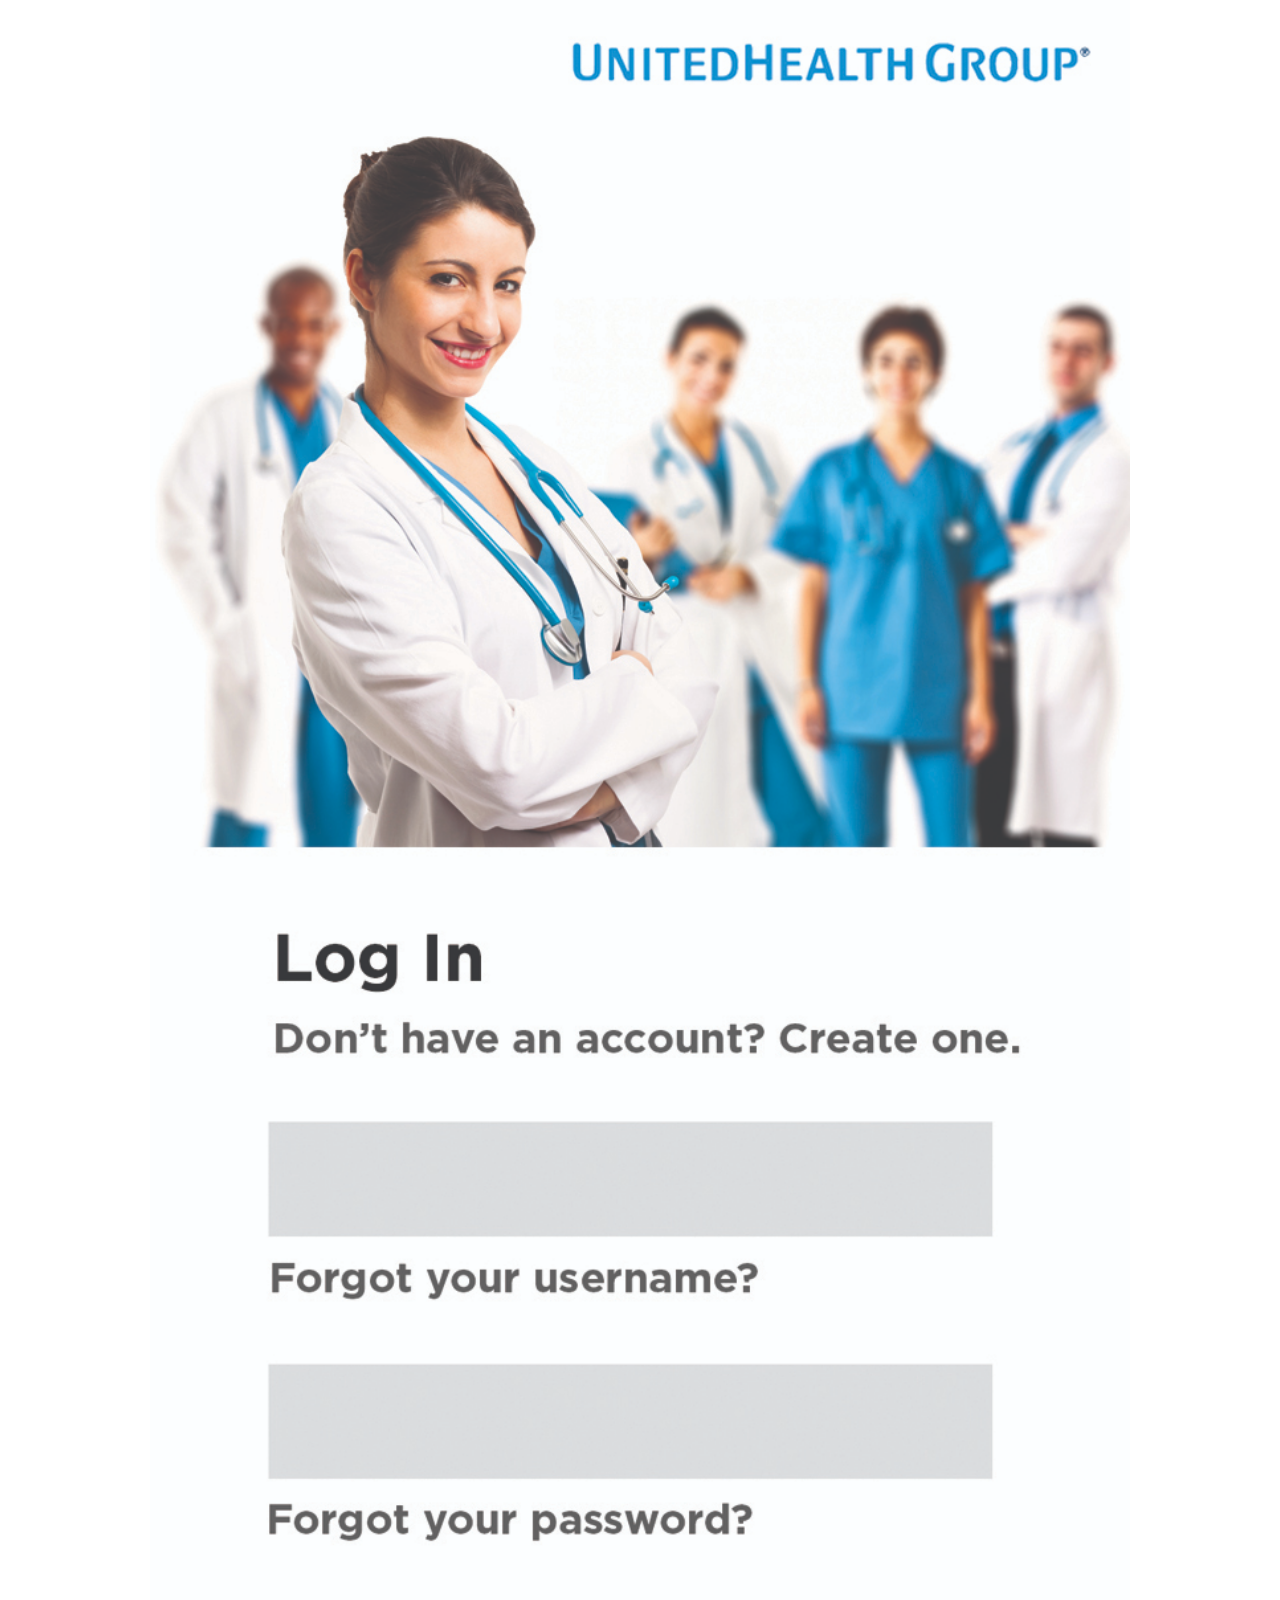
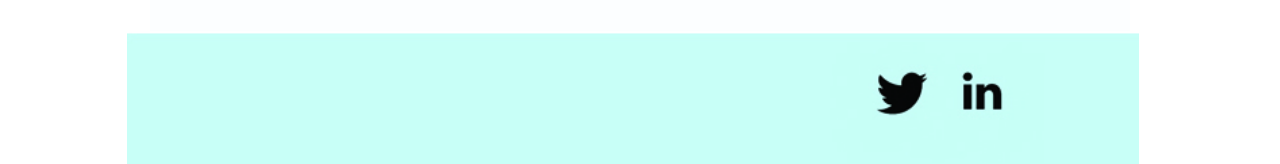
<file: index.html>
<!DOCTYPE html>
<html class="nojs html css_verticalspacer" lang="en-US">
 <head>

  <meta http-equiv="Content-type" content="text/html;charset=UTF-8"/>
  <meta name="generator" content="2017.0.2.363"/>
  <meta name="viewport" content="width=device-width, initial-scale=1.0"/>
  
  <script type="text/javascript">
   // Update the 'nojs'/'js' class on the html node
document.documentElement.className = document.documentElement.className.replace(/\bnojs\b/g, 'js');

// Check that all required assets are uploaded and up-to-date
if(typeof Muse == "undefined") window.Muse = {}; window.Muse.assets = {"required":["museutils.js", "museconfig.js", "jquery.watch.js", "require.js", "index.css"], "outOfDate":[]};
</script>
  
  <title>Login</title>
  <!-- CSS -->
  <link rel="stylesheet" type="text/css" href="css/site_global.css?crc=443350757"/>
  <link rel="stylesheet" type="text/css" href="css/master_a-master.css?crc=254264343"/>
  <link rel="stylesheet" type="text/css" href="css/index.css?crc=137921605" id="pagesheet"/>
   </head>
 <body>

  <div class="clearfix borderbox" id="page"><!-- group -->
   <div class="clearfix grpelem" id="pu298"><!-- group -->
    <a class="nonblock nontext clip_frame grpelem" id="u298" href="home.html"><!-- image --><img class="block" id="u298_img" src="images/uhlogomobile.jpg?crc=3820557520" alt="" data-image-width="378" data-image-height="65"/></a>
    <a class="nonblock nontext clip_frame grpelem" id="u204" href="home.html"><!-- image --><img class="block" id="u204_img" src="images/mobileloginpage.jpg?crc=3958707138" alt="" data-image-width="980" data-image-height="1643"/></a>
    <div class="clip_frame grpelem" id="u322"><!-- image -->
     <img class="block" id="u322_img" src="images/uhlogomobile.jpg?crc=3820557520" alt="" data-image-width="570" data-image-height="98"/>
    </div>
   </div>
   <div class="verticalspacer" data-offset-top="1631" data-content-above-spacer="1631" data-content-below-spacer="96"></div>
   <div class="clip_frame grpelem" id="u194"><!-- image -->
    <img class="block" id="u194_img" src="images/mobilefooter.jpg?crc=4071703760" alt="" data-image-width="1012" data-image-height="131"/>
   </div>
  </div>
  <!-- Other scripts -->
  <script type="text/javascript">
   window.Muse.assets.check=function(d){if(!window.Muse.assets.checked){window.Muse.assets.checked=!0;var b={},c=function(a,b){if(window.getComputedStyle){var c=window.getComputedStyle(a,null);return c&&c.getPropertyValue(b)||c&&c[b]||""}if(document.documentElement.currentStyle)return(c=a.currentStyle)&&c[b]||a.style&&a.style[b]||"";return""},a=function(a){if(a.match(/^rgb/))return a=a.replace(/\s+/g,"").match(/([\d\,]+)/gi)[0].split(","),(parseInt(a[0])<<16)+(parseInt(a[1])<<8)+parseInt(a[2]);if(a.match(/^\#/))return parseInt(a.substr(1),
16);return 0},g=function(g){for(var f=document.getElementsByTagName("link"),h=0;h<f.length;h++)if("text/css"==f[h].type){var i=(f[h].href||"").match(/\/?css\/([\w\-]+\.css)\?crc=(\d+)/);if(!i||!i[1]||!i[2])break;b[i[1]]=i[2]}f=document.createElement("div");f.className="version";f.style.cssText="display:none; width:1px; height:1px;";document.getElementsByTagName("body")[0].appendChild(f);for(h=0;h<Muse.assets.required.length;){var i=Muse.assets.required[h],l=i.match(/([\w\-\.]+)\.(\w+)$/),k=l&&l[1]?
l[1]:null,l=l&&l[2]?l[2]:null;switch(l.toLowerCase()){case "css":k=k.replace(/\W/gi,"_").replace(/^([^a-z])/gi,"_$1");f.className+=" "+k;k=a(c(f,"color"));l=a(c(f,"backgroundColor"));k!=0||l!=0?(Muse.assets.required.splice(h,1),"undefined"!=typeof b[i]&&(k!=b[i]>>>24||l!=(b[i]&16777215))&&Muse.assets.outOfDate.push(i)):h++;f.className="version";break;case "js":h++;break;default:throw Error("Unsupported file type: "+l);}}d?d().jquery!="1.8.3"&&Muse.assets.outOfDate.push("jquery-1.8.3.min.js"):Muse.assets.required.push("jquery-1.8.3.min.js");
f.parentNode.removeChild(f);if(Muse.assets.outOfDate.length||Muse.assets.required.length)f="Some files on the server may be missing or incorrect. Clear browser cache and try again. If the problem persists please contact website author.",g&&Muse.assets.outOfDate.length&&(f+="\nOut of date: "+Muse.assets.outOfDate.join(",")),g&&Muse.assets.required.length&&(f+="\nMissing: "+Muse.assets.required.join(",")),alert(f)};location&&location.search&&location.search.match&&location.search.match(/muse_debug/gi)?setTimeout(function(){g(!0)},5E3):g()}};
var muse_init=function(){require.config({baseUrl:""});require(["jquery","museutils","whatinput","jquery.watch"],function(d){var $ = d;$(document).ready(function(){try{
window.Muse.assets.check($);/* body */
Muse.Utils.transformMarkupToFixBrowserProblemsPreInit();/* body */
Muse.Utils.prepHyperlinks(true);/* body */
Muse.Utils.fullPage('#page');/* 100% height page */
Muse.Utils.showWidgetsWhenReady();/* body */
Muse.Utils.transformMarkupToFixBrowserProblems();/* body */
}catch(b){if(b&&"function"==typeof b.notify?b.notify():Muse.Assert.fail("Error calling selector function: "+b),false)throw b;}})})};

</script>
  <!-- RequireJS script -->
  <script src="scripts/require.js?crc=4234670167" type="text/javascript" async data-main="scripts/museconfig.js?crc=4152223963" onload="if (requirejs) requirejs.onError = function(requireType, requireModule) { if (requireType && requireType.toString && requireType.toString().indexOf && 0 <= requireType.toString().indexOf('#scripterror')) window.Muse.assets.check(); }" onerror="window.Muse.assets.check();"></script>
   </body>
</html>
</file>
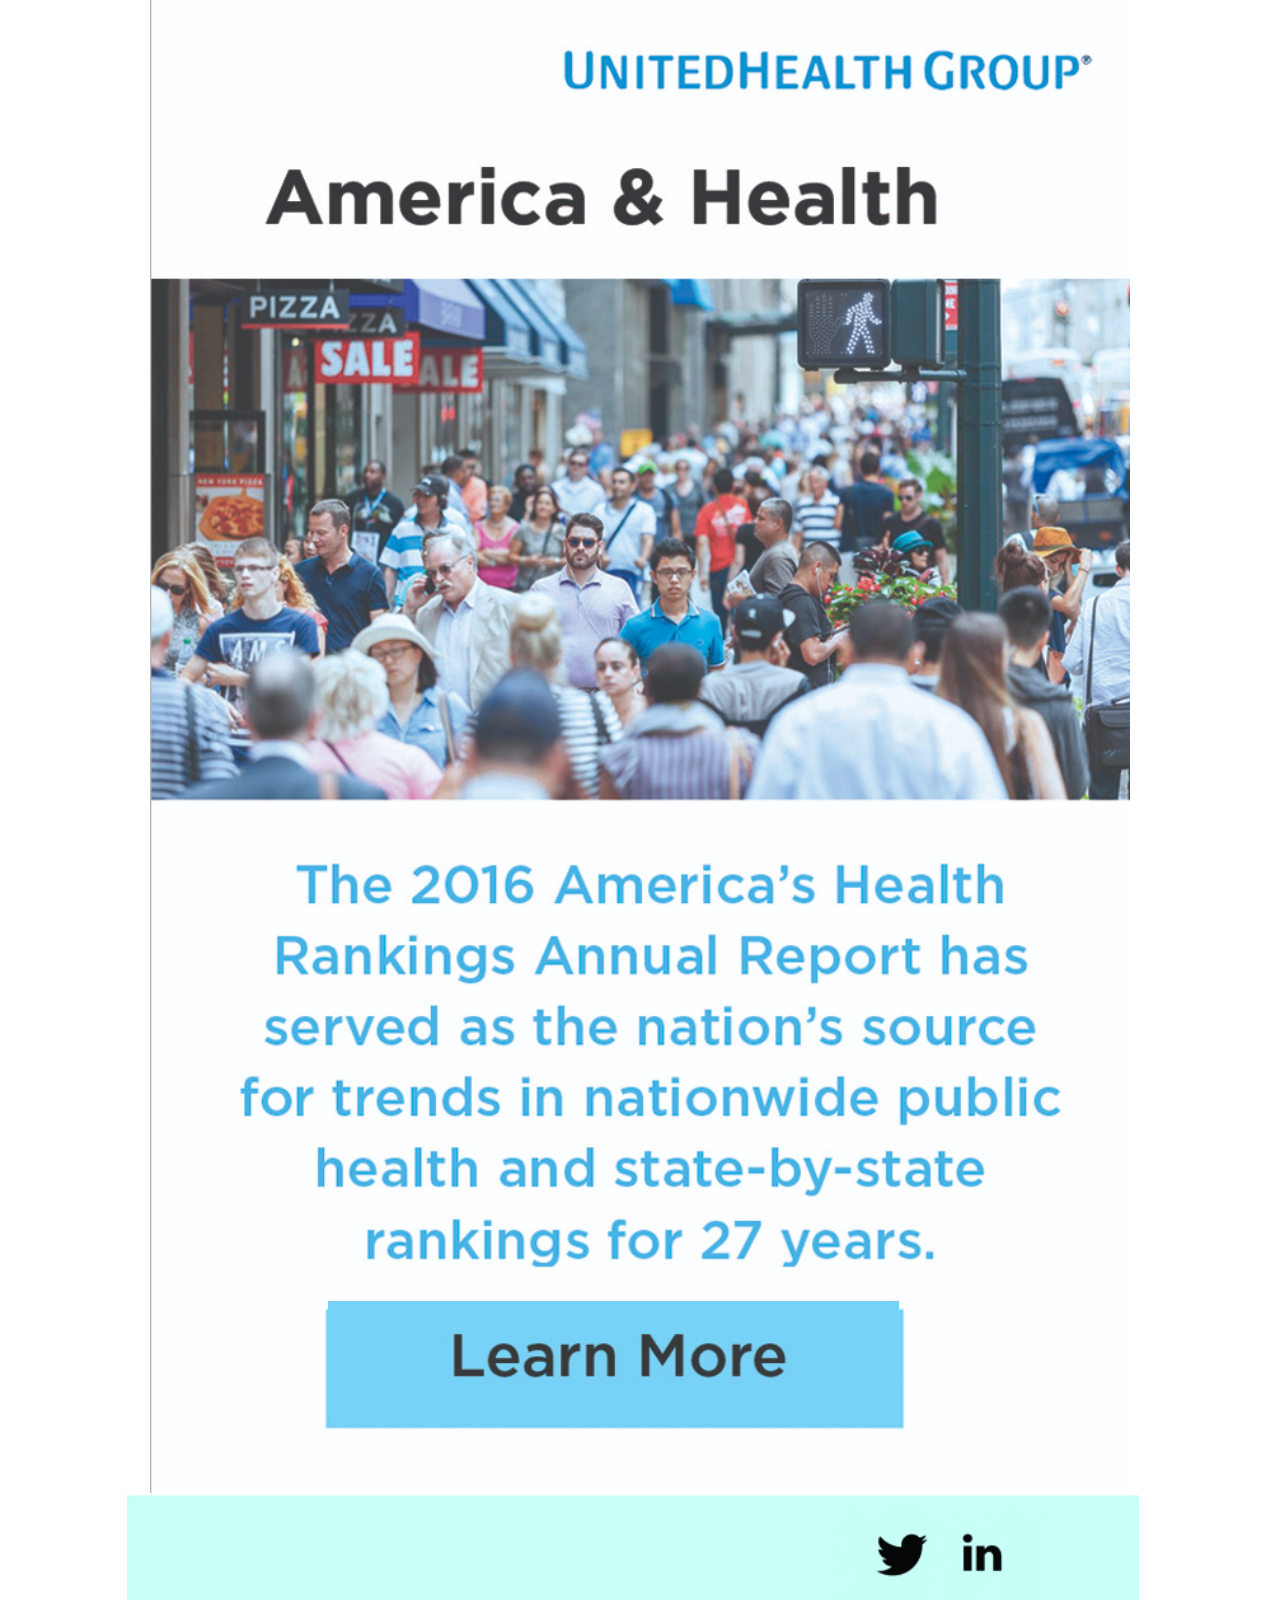
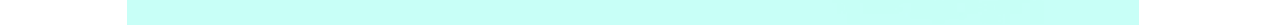
<file: america---health.html>
<!DOCTYPE html>
<html class="nojs html css_verticalspacer" lang="en-US">
 <head>

  <meta http-equiv="Content-type" content="text/html;charset=UTF-8"/>
  <meta name="generator" content="2017.0.2.363"/>
  <meta name="viewport" content="width=device-width, initial-scale=1.0"/>
  
  <script type="text/javascript">
   // Update the 'nojs'/'js' class on the html node
document.documentElement.className = document.documentElement.className.replace(/\bnojs\b/g, 'js');

// Check that all required assets are uploaded and up-to-date
if(typeof Muse == "undefined") window.Muse = {}; window.Muse.assets = {"required":["museutils.js", "museconfig.js", "jquery.watch.js", "require.js", "america---health.css"], "outOfDate":[]};
</script>
  
  <title>America &amp; Health</title>
  <!-- CSS -->
  <link rel="stylesheet" type="text/css" href="css/site_global.css?crc=443350757"/>
  <link rel="stylesheet" type="text/css" href="css/master_a-master.css?crc=254264343"/>
  <link rel="stylesheet" type="text/css" href="css/america---health.css?crc=4229939538" id="pagesheet"/>
   </head>
 <body>

  <div class="clearfix borderbox" id="page"><!-- group -->
   <div class="clearfix grpelem" id="pu298"><!-- group -->
    <a class="nonblock nontext clip_frame grpelem" id="u298" href="home.html"><!-- image --><img class="block" id="u298_img" src="images/uhlogomobile.jpg?crc=3820557520" alt="" data-image-width="378" data-image-height="65"/></a>
    <div class="clip_frame grpelem" id="u264"><!-- image -->
     <img class="block" id="u264_img" src="images/americaandhealthmobile.jpg?crc=4027727262" alt="" data-image-width="980" data-image-height="1494"/>
    </div>
    <div class="clip_frame grpelem" id="u291"><!-- image -->
     <img class="block" id="u291_img" src="images/learnmorebuttonmobile.jpg?crc=141742550" alt="" data-image-width="571" data-image-height="111"/>
    </div>
    <div class="clip_frame grpelem" id="u315"><!-- image -->
     <img class="block" id="u315_img" src="images/uhlogomobile.jpg?crc=3820557520" alt="" data-image-width="581" data-image-height="100"/>
    </div>
   </div>
   <div class="verticalspacer" data-offset-top="1493" data-content-above-spacer="1492" data-content-below-spacer="96"></div>
   <div class="clip_frame grpelem" id="u194"><!-- image -->
    <img class="block" id="u194_img" src="images/mobilefooter.jpg?crc=4071703760" alt="" data-image-width="1012" data-image-height="131"/>
   </div>
  </div>
  <!-- Other scripts -->
  <script type="text/javascript">
   window.Muse.assets.check=function(d){if(!window.Muse.assets.checked){window.Muse.assets.checked=!0;var b={},c=function(a,b){if(window.getComputedStyle){var c=window.getComputedStyle(a,null);return c&&c.getPropertyValue(b)||c&&c[b]||""}if(document.documentElement.currentStyle)return(c=a.currentStyle)&&c[b]||a.style&&a.style[b]||"";return""},a=function(a){if(a.match(/^rgb/))return a=a.replace(/\s+/g,"").match(/([\d\,]+)/gi)[0].split(","),(parseInt(a[0])<<16)+(parseInt(a[1])<<8)+parseInt(a[2]);if(a.match(/^\#/))return parseInt(a.substr(1),
16);return 0},g=function(g){for(var f=document.getElementsByTagName("link"),h=0;h<f.length;h++)if("text/css"==f[h].type){var i=(f[h].href||"").match(/\/?css\/([\w\-]+\.css)\?crc=(\d+)/);if(!i||!i[1]||!i[2])break;b[i[1]]=i[2]}f=document.createElement("div");f.className="version";f.style.cssText="display:none; width:1px; height:1px;";document.getElementsByTagName("body")[0].appendChild(f);for(h=0;h<Muse.assets.required.length;){var i=Muse.assets.required[h],l=i.match(/([\w\-\.]+)\.(\w+)$/),k=l&&l[1]?
l[1]:null,l=l&&l[2]?l[2]:null;switch(l.toLowerCase()){case "css":k=k.replace(/\W/gi,"_").replace(/^([^a-z])/gi,"_$1");f.className+=" "+k;k=a(c(f,"color"));l=a(c(f,"backgroundColor"));k!=0||l!=0?(Muse.assets.required.splice(h,1),"undefined"!=typeof b[i]&&(k!=b[i]>>>24||l!=(b[i]&16777215))&&Muse.assets.outOfDate.push(i)):h++;f.className="version";break;case "js":h++;break;default:throw Error("Unsupported file type: "+l);}}d?d().jquery!="1.8.3"&&Muse.assets.outOfDate.push("jquery-1.8.3.min.js"):Muse.assets.required.push("jquery-1.8.3.min.js");
f.parentNode.removeChild(f);if(Muse.assets.outOfDate.length||Muse.assets.required.length)f="Some files on the server may be missing or incorrect. Clear browser cache and try again. If the problem persists please contact website author.",g&&Muse.assets.outOfDate.length&&(f+="\nOut of date: "+Muse.assets.outOfDate.join(",")),g&&Muse.assets.required.length&&(f+="\nMissing: "+Muse.assets.required.join(",")),alert(f)};location&&location.search&&location.search.match&&location.search.match(/muse_debug/gi)?setTimeout(function(){g(!0)},5E3):g()}};
var muse_init=function(){require.config({baseUrl:""});require(["jquery","museutils","whatinput","jquery.watch"],function(d){var $ = d;$(document).ready(function(){try{
window.Muse.assets.check($);/* body */
Muse.Utils.transformMarkupToFixBrowserProblemsPreInit();/* body */
Muse.Utils.prepHyperlinks(true);/* body */
Muse.Utils.fullPage('#page');/* 100% height page */
Muse.Utils.showWidgetsWhenReady();/* body */
Muse.Utils.transformMarkupToFixBrowserProblems();/* body */
}catch(b){if(b&&"function"==typeof b.notify?b.notify():Muse.Assert.fail("Error calling selector function: "+b),false)throw b;}})})};

</script>
  <!-- RequireJS script -->
  <script src="scripts/require.js?crc=4234670167" type="text/javascript" async data-main="scripts/museconfig.js?crc=4152223963" onload="if (requirejs) requirejs.onError = function(requireType, requireModule) { if (requireType && requireType.toString && requireType.toString().indexOf && 0 <= requireType.toString().indexOf('#scripterror')) window.Muse.assets.check(); }" onerror="window.Muse.assets.check();"></script>
   </body>
</html>
</file>
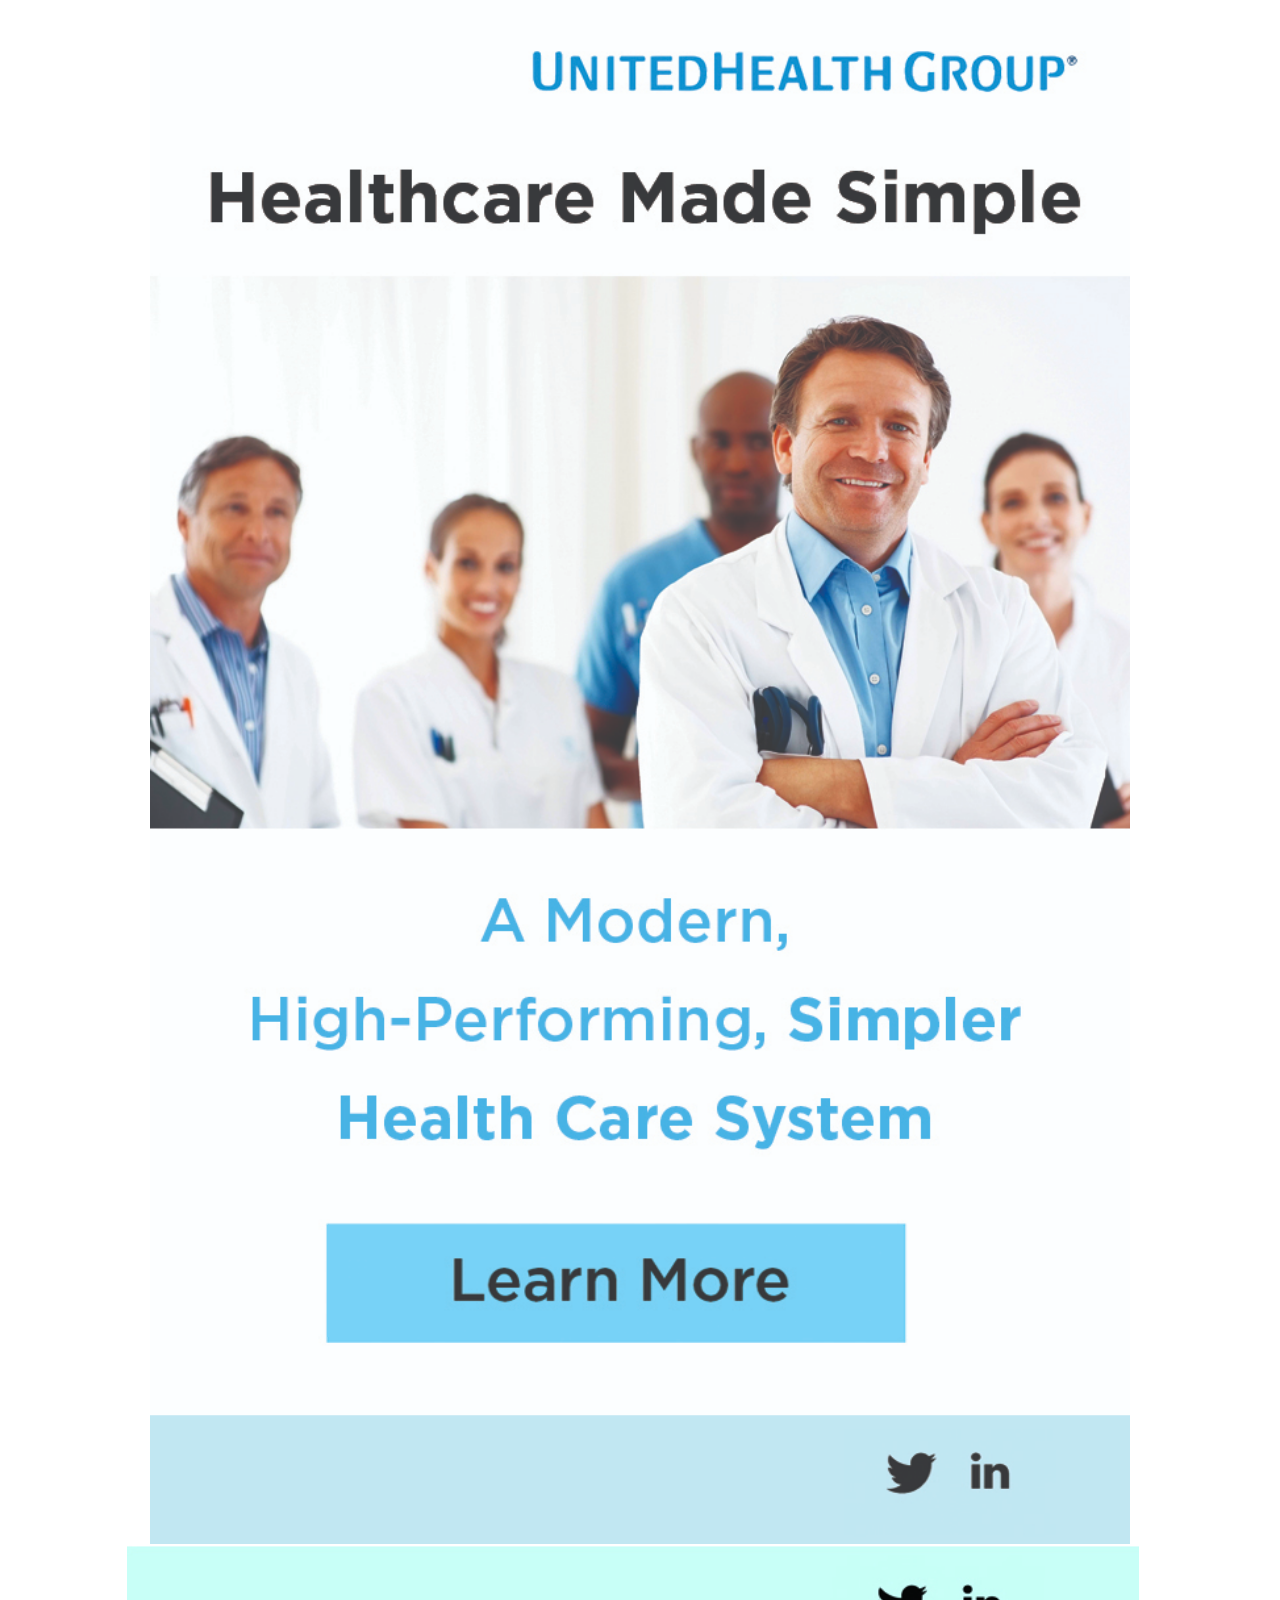
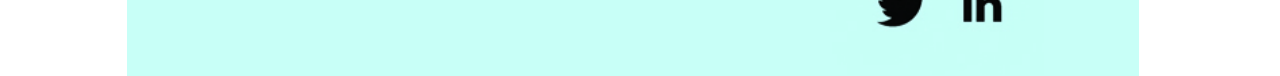
<file: healthcare-made-simple.html>
<!DOCTYPE html>
<html class="nojs html css_verticalspacer" lang="en-US">
 <head>

  <meta http-equiv="Content-type" content="text/html;charset=UTF-8"/>
  <meta name="generator" content="2017.0.2.363"/>
  <meta name="viewport" content="width=device-width, initial-scale=1.0"/>
  
  <script type="text/javascript">
   // Update the 'nojs'/'js' class on the html node
document.documentElement.className = document.documentElement.className.replace(/\bnojs\b/g, 'js');

// Check that all required assets are uploaded and up-to-date
if(typeof Muse == "undefined") window.Muse = {}; window.Muse.assets = {"required":["museutils.js", "museconfig.js", "jquery.watch.js", "require.js", "healthcare-made-simple.css"], "outOfDate":[]};
</script>
  
  <title>Healthcare Made Simple</title>
  <!-- CSS -->
  <link rel="stylesheet" type="text/css" href="css/site_global.css?crc=443350757"/>
  <link rel="stylesheet" type="text/css" href="css/master_a-master.css?crc=254264343"/>
  <link rel="stylesheet" type="text/css" href="css/healthcare-made-simple.css?crc=65804039" id="pagesheet"/>
   </head>
 <body>

  <div class="clearfix borderbox" id="page"><!-- group -->
   <div class="clearfix grpelem" id="pu298"><!-- group -->
    <a class="nonblock nontext clip_frame grpelem" id="u298" href="home.html"><!-- image --><img class="block" id="u298_img" src="images/uhlogomobile.jpg?crc=3820557520" alt="" data-image-width="378" data-image-height="65"/></a>
    <div class="clip_frame grpelem" id="u254"><!-- image -->
     <img class="block" id="u254_img" src="images/healthcaremadesimplemobile%20(2).jpg?crc=203686203" alt="" data-image-width="980" data-image-height="1556"/>
    </div>
    <div class="clip_frame grpelem" id="u284"><!-- image -->
     <img class="block" id="u284_img" src="images/learnmorebuttonmobile.jpg?crc=141742550" alt="" data-image-width="576" data-image-height="112"/>
    </div>
   </div>
   <div class="verticalspacer" data-offset-top="1544" data-content-above-spacer="1544" data-content-below-spacer="96"></div>
   <div class="clip_frame grpelem" id="u194"><!-- image -->
    <img class="block" id="u194_img" src="images/mobilefooter.jpg?crc=4071703760" alt="" data-image-width="1012" data-image-height="131"/>
   </div>
  </div>
  <!-- Other scripts -->
  <script type="text/javascript">
   window.Muse.assets.check=function(d){if(!window.Muse.assets.checked){window.Muse.assets.checked=!0;var b={},c=function(a,b){if(window.getComputedStyle){var c=window.getComputedStyle(a,null);return c&&c.getPropertyValue(b)||c&&c[b]||""}if(document.documentElement.currentStyle)return(c=a.currentStyle)&&c[b]||a.style&&a.style[b]||"";return""},a=function(a){if(a.match(/^rgb/))return a=a.replace(/\s+/g,"").match(/([\d\,]+)/gi)[0].split(","),(parseInt(a[0])<<16)+(parseInt(a[1])<<8)+parseInt(a[2]);if(a.match(/^\#/))return parseInt(a.substr(1),
16);return 0},g=function(g){for(var f=document.getElementsByTagName("link"),h=0;h<f.length;h++)if("text/css"==f[h].type){var i=(f[h].href||"").match(/\/?css\/([\w\-]+\.css)\?crc=(\d+)/);if(!i||!i[1]||!i[2])break;b[i[1]]=i[2]}f=document.createElement("div");f.className="version";f.style.cssText="display:none; width:1px; height:1px;";document.getElementsByTagName("body")[0].appendChild(f);for(h=0;h<Muse.assets.required.length;){var i=Muse.assets.required[h],l=i.match(/([\w\-\.]+)\.(\w+)$/),k=l&&l[1]?
l[1]:null,l=l&&l[2]?l[2]:null;switch(l.toLowerCase()){case "css":k=k.replace(/\W/gi,"_").replace(/^([^a-z])/gi,"_$1");f.className+=" "+k;k=a(c(f,"color"));l=a(c(f,"backgroundColor"));k!=0||l!=0?(Muse.assets.required.splice(h,1),"undefined"!=typeof b[i]&&(k!=b[i]>>>24||l!=(b[i]&16777215))&&Muse.assets.outOfDate.push(i)):h++;f.className="version";break;case "js":h++;break;default:throw Error("Unsupported file type: "+l);}}d?d().jquery!="1.8.3"&&Muse.assets.outOfDate.push("jquery-1.8.3.min.js"):Muse.assets.required.push("jquery-1.8.3.min.js");
f.parentNode.removeChild(f);if(Muse.assets.outOfDate.length||Muse.assets.required.length)f="Some files on the server may be missing or incorrect. Clear browser cache and try again. If the problem persists please contact website author.",g&&Muse.assets.outOfDate.length&&(f+="\nOut of date: "+Muse.assets.outOfDate.join(",")),g&&Muse.assets.required.length&&(f+="\nMissing: "+Muse.assets.required.join(",")),alert(f)};location&&location.search&&location.search.match&&location.search.match(/muse_debug/gi)?setTimeout(function(){g(!0)},5E3):g()}};
var muse_init=function(){require.config({baseUrl:""});require(["jquery","museutils","whatinput","jquery.watch"],function(d){var $ = d;$(document).ready(function(){try{
window.Muse.assets.check($);/* body */
Muse.Utils.transformMarkupToFixBrowserProblemsPreInit();/* body */
Muse.Utils.prepHyperlinks(true);/* body */
Muse.Utils.fullPage('#page');/* 100% height page */
Muse.Utils.showWidgetsWhenReady();/* body */
Muse.Utils.transformMarkupToFixBrowserProblems();/* body */
}catch(b){if(b&&"function"==typeof b.notify?b.notify():Muse.Assert.fail("Error calling selector function: "+b),false)throw b;}})})};

</script>
  <!-- RequireJS script -->
  <script src="scripts/require.js?crc=4234670167" type="text/javascript" async data-main="scripts/museconfig.js?crc=4152223963" onload="if (requirejs) requirejs.onError = function(requireType, requireModule) { if (requireType && requireType.toString && requireType.toString().indexOf && 0 <= requireType.toString().indexOf('#scripterror')) window.Muse.assets.check(); }" onerror="window.Muse.assets.check();"></script>
   </body>
</html>
</file>
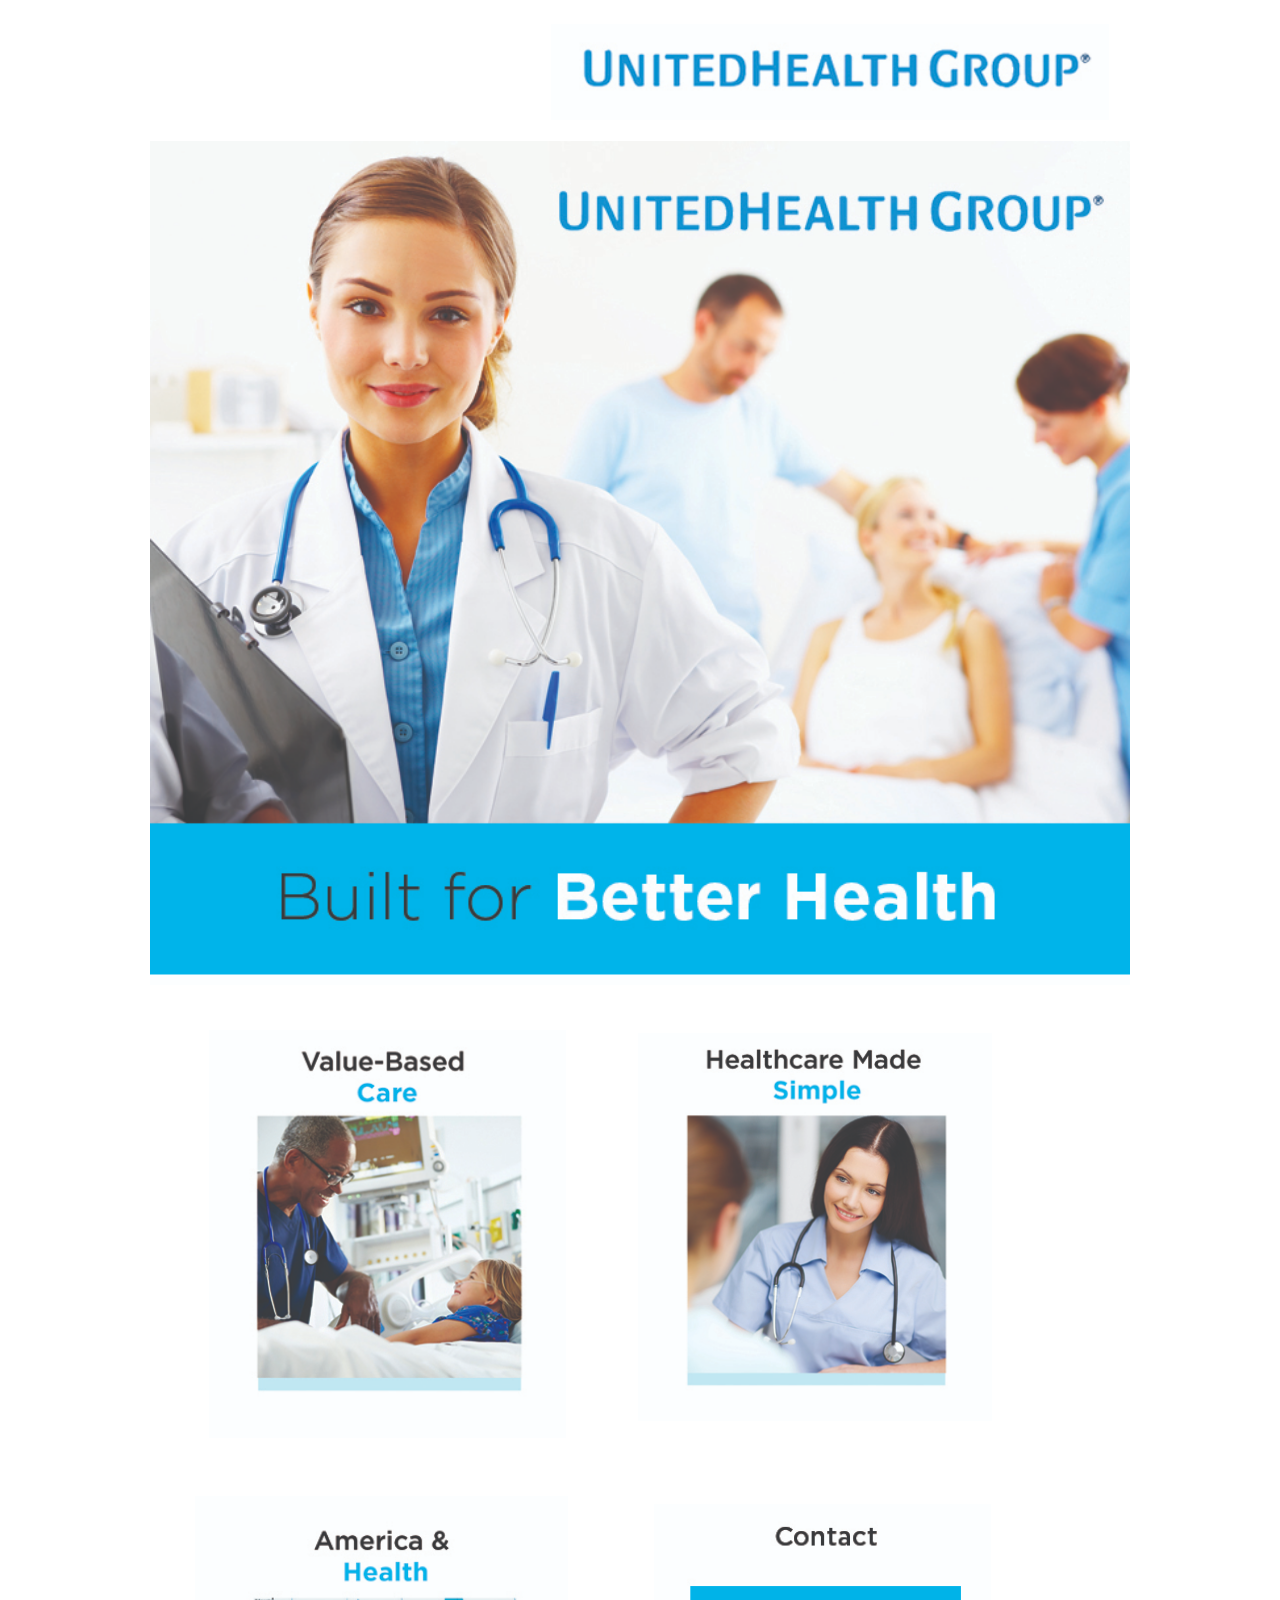
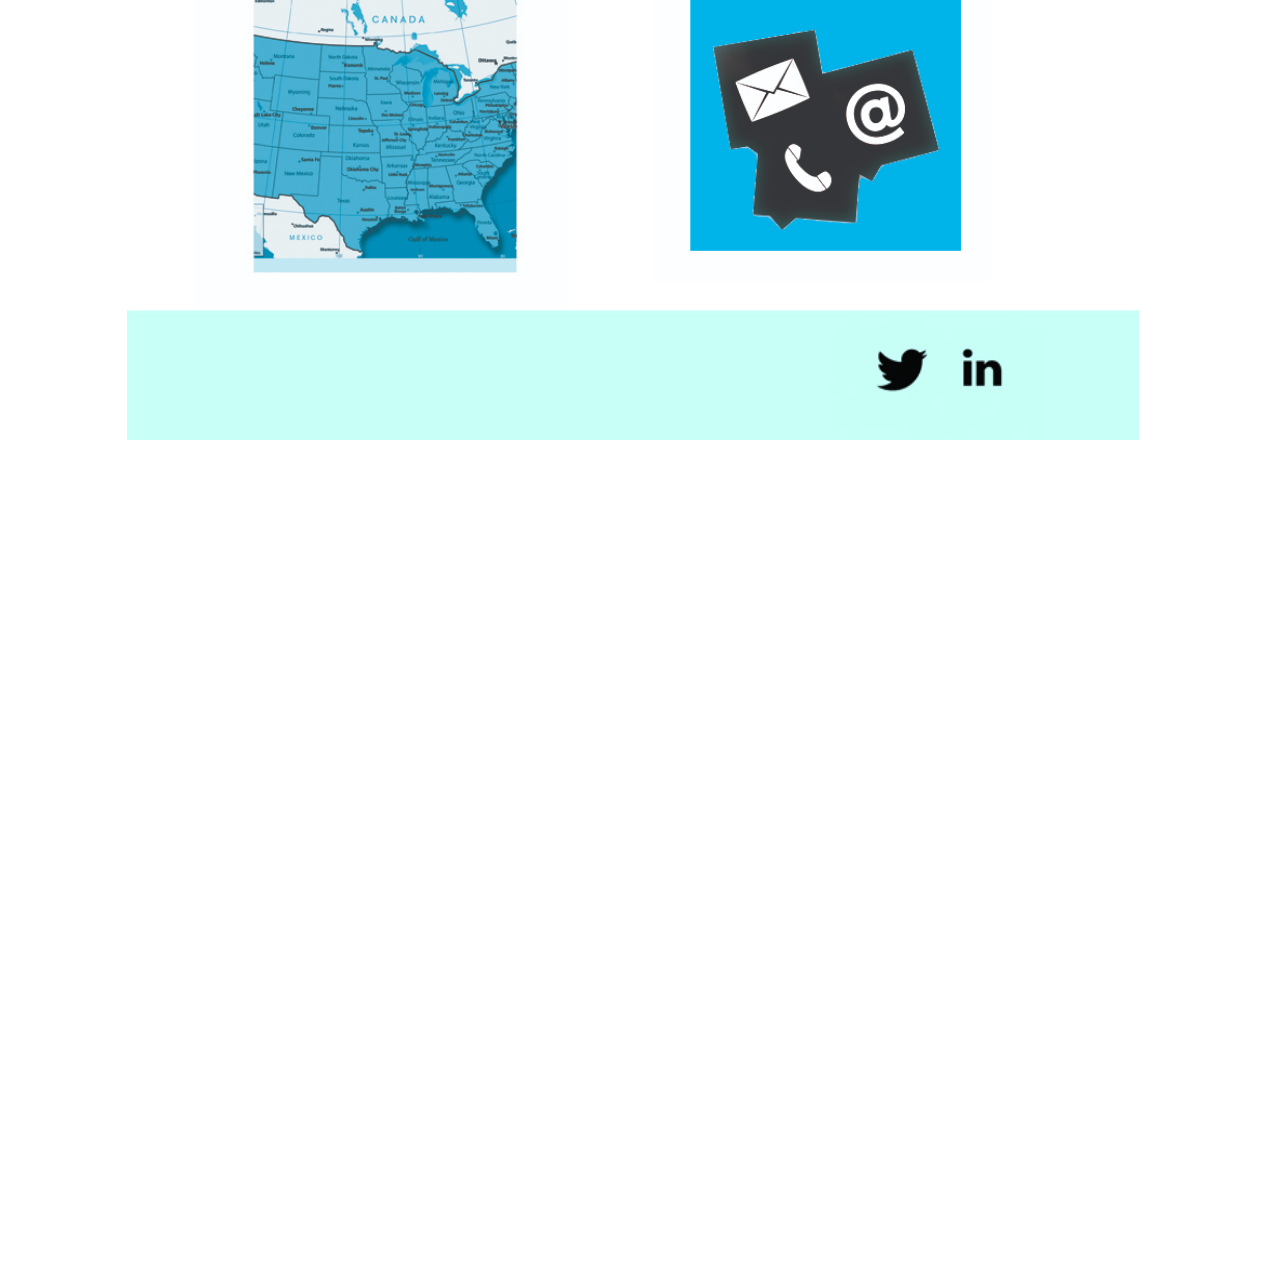
<file: home.html>
<!DOCTYPE html>
<html class="nojs html css_verticalspacer" lang="en-US">
 <head>

  <meta http-equiv="Content-type" content="text/html;charset=UTF-8"/>
  <meta name="generator" content="2017.0.2.363"/>
  <meta name="viewport" content="width=device-width, initial-scale=1.0"/>
  
  <script type="text/javascript">
   // Update the 'nojs'/'js' class on the html node
document.documentElement.className = document.documentElement.className.replace(/\bnojs\b/g, 'js');

// Check that all required assets are uploaded and up-to-date
if(typeof Muse == "undefined") window.Muse = {}; window.Muse.assets = {"required":["museutils.js", "museconfig.js", "jquery.watch.js", "require.js", "home.css"], "outOfDate":[]};
</script>
  
  <title>Home</title>
  <!-- CSS -->
  <link rel="stylesheet" type="text/css" href="css/site_global.css?crc=443350757"/>
  <link rel="stylesheet" type="text/css" href="css/master_a-master.css?crc=254264343"/>
  <link rel="stylesheet" type="text/css" href="css/home.css?crc=32465923" id="pagesheet"/>
   </head>
 <body>

  <div class="clearfix borderbox" id="page"><!-- column -->
   <div class="position_content" id="page_position_content">
    <div class="clearfix colelem" id="pu298"><!-- group -->
     <a class="nonblock nontext MuseLinkActive clip_frame grpelem" id="u298" href="home.html"><!-- image --><img class="block" id="u298_img" src="images/uhlogomobile.jpg?crc=3820557520" alt="" data-image-width="378" data-image-height="65"/></a>
     <div class="clip_frame grpelem" id="u308"><!-- image -->
      <img class="block" id="u308_img" src="images/uhlogomobile.jpg?crc=3820557520" alt="" data-image-width="558" data-image-height="96"/>
     </div>
    </div>
    <div class="clip_frame colelem" id="u376"><!-- image -->
     <img class="block" id="u376_img" src="images/homepagemobile.jpg?crc=303111126" alt="" data-image-width="980" data-image-height="845"/>
    </div>
    <div class="clearfix colelem" id="pu356"><!-- group -->
     <a class="nonblock nontext clip_frame grpelem" id="u356" href="value-based-care.html"><!-- image --><img class="block" id="u356_img" src="images/valuebasedcarebutton.jpg?crc=164072300" alt="" data-image-width="357" data-image-height="408"/></a>
     <a class="nonblock nontext clip_frame grpelem" id="u344" href="healthcare-made-simple.html"><!-- image --><img class="block" id="u344_img" src="images/healthcaremadesimplebutton.jpg?crc=3764070489" alt="" data-image-width="354" data-image-height="388"/></a>
    </div>
    <div class="clearfix colelem" id="pu366"><!-- group -->
     <a class="nonblock nontext clip_frame grpelem" id="u366" href="america---health.html"><!-- image --><img class="block" id="u366_img" src="images/americaandhealthbutton.jpg?crc=3848567753" alt="" data-image-width="373" data-image-height="412"/></a>
     <div class="clip_frame grpelem" id="u329"><!-- image -->
      <img class="block" id="u329_img" src="images/contactbuttonmobile.jpg?crc=3951866806" alt="" data-image-width="337" data-image-height="379"/>
     </div>
    </div>
    <div class="verticalspacer" data-offset-top="1910" data-content-above-spacer="1909" data-content-below-spacer="977"></div>
    <div class="clip_frame colelem" id="u194"><!-- image -->
     <img class="block" id="u194_img" src="images/mobilefooter.jpg?crc=4071703760" alt="" data-image-width="1012" data-image-height="131"/>
    </div>
   </div>
  </div>
  <!-- Other scripts -->
  <script type="text/javascript">
   window.Muse.assets.check=function(d){if(!window.Muse.assets.checked){window.Muse.assets.checked=!0;var b={},c=function(a,b){if(window.getComputedStyle){var c=window.getComputedStyle(a,null);return c&&c.getPropertyValue(b)||c&&c[b]||""}if(document.documentElement.currentStyle)return(c=a.currentStyle)&&c[b]||a.style&&a.style[b]||"";return""},a=function(a){if(a.match(/^rgb/))return a=a.replace(/\s+/g,"").match(/([\d\,]+)/gi)[0].split(","),(parseInt(a[0])<<16)+(parseInt(a[1])<<8)+parseInt(a[2]);if(a.match(/^\#/))return parseInt(a.substr(1),
16);return 0},g=function(g){for(var f=document.getElementsByTagName("link"),h=0;h<f.length;h++)if("text/css"==f[h].type){var i=(f[h].href||"").match(/\/?css\/([\w\-]+\.css)\?crc=(\d+)/);if(!i||!i[1]||!i[2])break;b[i[1]]=i[2]}f=document.createElement("div");f.className="version";f.style.cssText="display:none; width:1px; height:1px;";document.getElementsByTagName("body")[0].appendChild(f);for(h=0;h<Muse.assets.required.length;){var i=Muse.assets.required[h],l=i.match(/([\w\-\.]+)\.(\w+)$/),k=l&&l[1]?
l[1]:null,l=l&&l[2]?l[2]:null;switch(l.toLowerCase()){case "css":k=k.replace(/\W/gi,"_").replace(/^([^a-z])/gi,"_$1");f.className+=" "+k;k=a(c(f,"color"));l=a(c(f,"backgroundColor"));k!=0||l!=0?(Muse.assets.required.splice(h,1),"undefined"!=typeof b[i]&&(k!=b[i]>>>24||l!=(b[i]&16777215))&&Muse.assets.outOfDate.push(i)):h++;f.className="version";break;case "js":h++;break;default:throw Error("Unsupported file type: "+l);}}d?d().jquery!="1.8.3"&&Muse.assets.outOfDate.push("jquery-1.8.3.min.js"):Muse.assets.required.push("jquery-1.8.3.min.js");
f.parentNode.removeChild(f);if(Muse.assets.outOfDate.length||Muse.assets.required.length)f="Some files on the server may be missing or incorrect. Clear browser cache and try again. If the problem persists please contact website author.",g&&Muse.assets.outOfDate.length&&(f+="\nOut of date: "+Muse.assets.outOfDate.join(",")),g&&Muse.assets.required.length&&(f+="\nMissing: "+Muse.assets.required.join(",")),alert(f)};location&&location.search&&location.search.match&&location.search.match(/muse_debug/gi)?setTimeout(function(){g(!0)},5E3):g()}};
var muse_init=function(){require.config({baseUrl:""});require(["jquery","museutils","whatinput","jquery.watch"],function(d){var $ = d;$(document).ready(function(){try{
window.Muse.assets.check($);/* body */
Muse.Utils.transformMarkupToFixBrowserProblemsPreInit();/* body */
Muse.Utils.prepHyperlinks(true);/* body */
Muse.Utils.fullPage('#page');/* 100% height page */
Muse.Utils.showWidgetsWhenReady();/* body */
Muse.Utils.transformMarkupToFixBrowserProblems();/* body */
}catch(b){if(b&&"function"==typeof b.notify?b.notify():Muse.Assert.fail("Error calling selector function: "+b),false)throw b;}})})};

</script>
  <!-- RequireJS script -->
  <script src="scripts/require.js?crc=4234670167" type="text/javascript" async data-main="scripts/museconfig.js?crc=4152223963" onload="if (requirejs) requirejs.onError = function(requireType, requireModule) { if (requireType && requireType.toString && requireType.toString().indexOf && 0 <= requireType.toString().indexOf('#scripterror')) window.Muse.assets.check(); }" onerror="window.Muse.assets.check();"></script>
   </body>
</html>
</file>
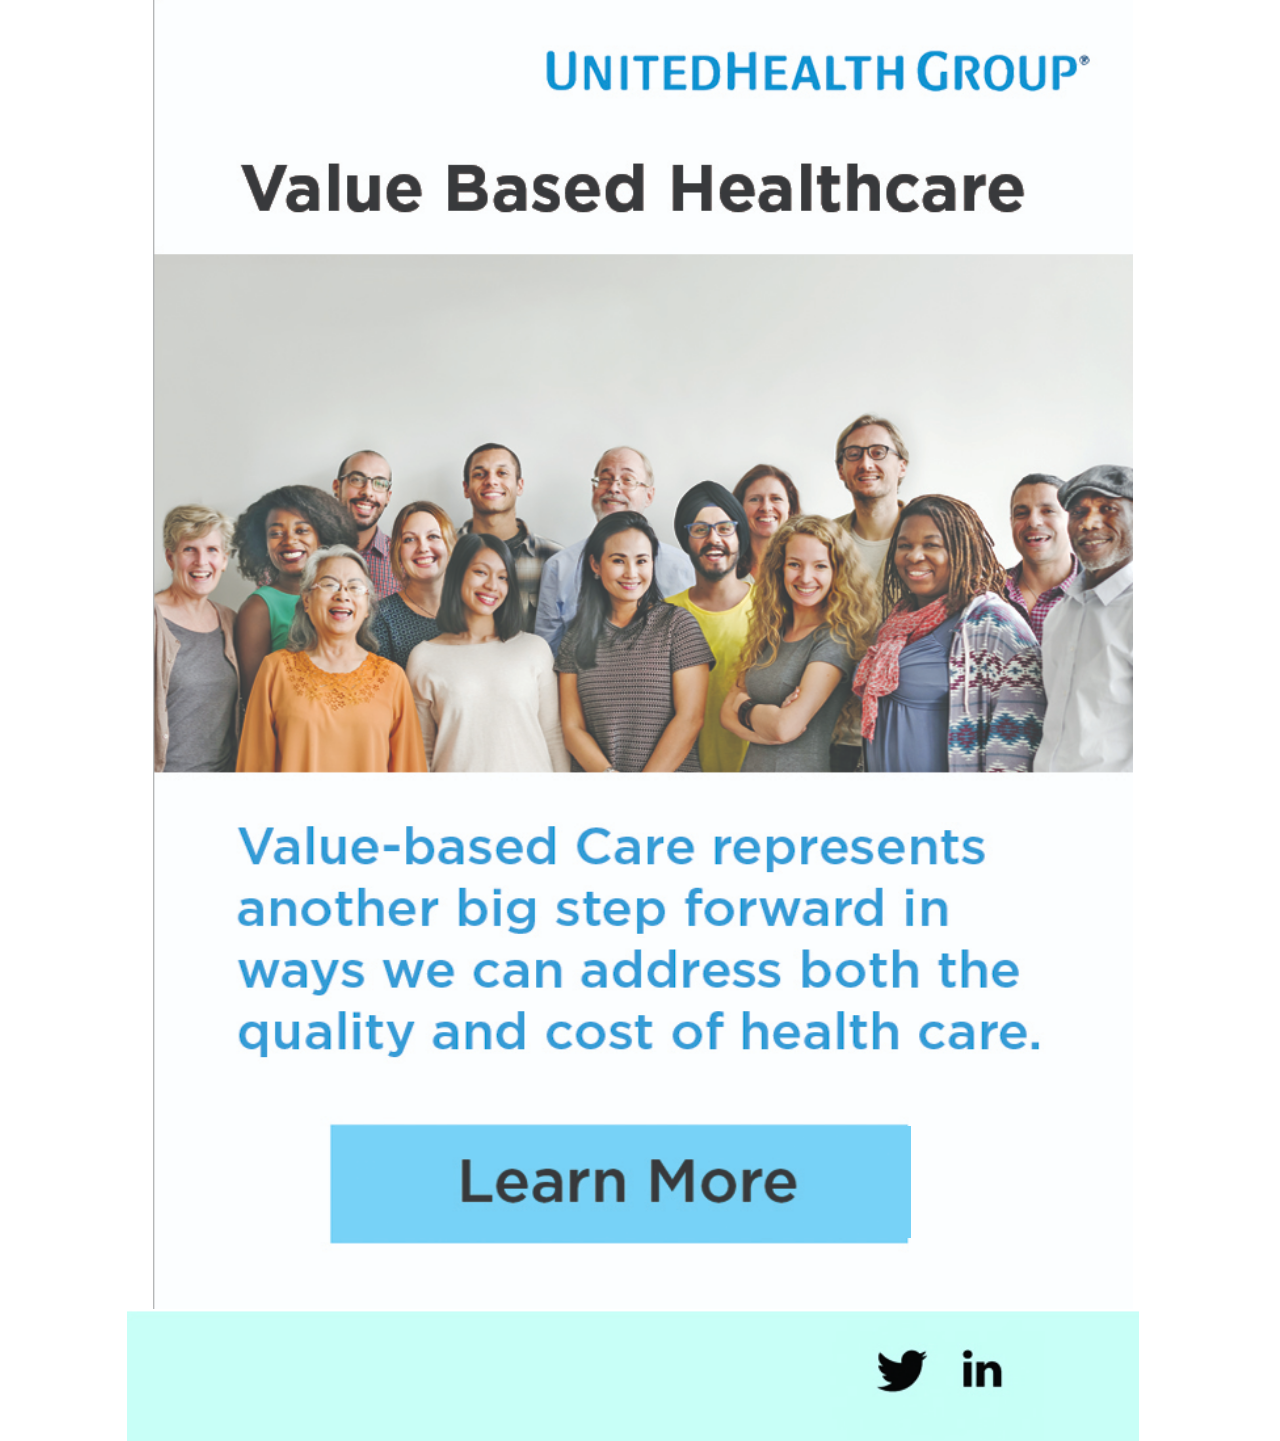
<file: value-based-care.html>
<!DOCTYPE html>
<html class="nojs html css_verticalspacer" lang="en-US">
 <head>

  <meta http-equiv="Content-type" content="text/html;charset=UTF-8"/>
  <meta name="generator" content="2017.0.2.363"/>
  <meta name="viewport" content="width=device-width, initial-scale=1.0"/>
  
  <script type="text/javascript">
   // Update the 'nojs'/'js' class on the html node
document.documentElement.className = document.documentElement.className.replace(/\bnojs\b/g, 'js');

// Check that all required assets are uploaded and up-to-date
if(typeof Muse == "undefined") window.Muse = {}; window.Muse.assets = {"required":["museutils.js", "museconfig.js", "jquery.watch.js", "require.js", "value-based-care.css"], "outOfDate":[]};
</script>
  
  <title>Value Based Care</title>
  <!-- CSS -->
  <link rel="stylesheet" type="text/css" href="css/site_global.css?crc=443350757"/>
  <link rel="stylesheet" type="text/css" href="css/master_a-master.css?crc=254264343"/>
  <link rel="stylesheet" type="text/css" href="css/value-based-care.css?crc=357345870" id="pagesheet"/>
   </head>
 <body>

  <div class="clearfix borderbox" id="page"><!-- group -->
   <div class="clearfix grpelem" id="pu298"><!-- group -->
    <a class="nonblock nontext clip_frame grpelem" id="u298" href="home.html"><!-- image --><img class="block" id="u298_img" src="images/uhlogomobile.jpg?crc=3820557520" alt="" data-image-width="378" data-image-height="65"/></a>
    <div class="clip_frame grpelem" id="u234"><!-- image -->
     <img class="block" id="u234_img" src="images/valuebasedhealthcare.jpg?crc=51263069" alt="" data-image-width="980" data-image-height="1316"/>
    </div>
    <div class="clip_frame grpelem" id="u274"><!-- image -->
     <img class="block" id="u274_img" src="images/learnmorebuttonmobile.jpg?crc=141742550" alt="" data-image-width="576" data-image-height="112"/>
    </div>
   </div>
   <div class="verticalspacer" data-offset-top="1309" data-content-above-spacer="1308" data-content-below-spacer="96"></div>
   <div class="clip_frame grpelem" id="u194"><!-- image -->
    <img class="block" id="u194_img" src="images/mobilefooter.jpg?crc=4071703760" alt="" data-image-width="1012" data-image-height="131"/>
   </div>
  </div>
  <!-- Other scripts -->
  <script type="text/javascript">
   window.Muse.assets.check=function(d){if(!window.Muse.assets.checked){window.Muse.assets.checked=!0;var b={},c=function(a,b){if(window.getComputedStyle){var c=window.getComputedStyle(a,null);return c&&c.getPropertyValue(b)||c&&c[b]||""}if(document.documentElement.currentStyle)return(c=a.currentStyle)&&c[b]||a.style&&a.style[b]||"";return""},a=function(a){if(a.match(/^rgb/))return a=a.replace(/\s+/g,"").match(/([\d\,]+)/gi)[0].split(","),(parseInt(a[0])<<16)+(parseInt(a[1])<<8)+parseInt(a[2]);if(a.match(/^\#/))return parseInt(a.substr(1),
16);return 0},g=function(g){for(var f=document.getElementsByTagName("link"),h=0;h<f.length;h++)if("text/css"==f[h].type){var i=(f[h].href||"").match(/\/?css\/([\w\-]+\.css)\?crc=(\d+)/);if(!i||!i[1]||!i[2])break;b[i[1]]=i[2]}f=document.createElement("div");f.className="version";f.style.cssText="display:none; width:1px; height:1px;";document.getElementsByTagName("body")[0].appendChild(f);for(h=0;h<Muse.assets.required.length;){var i=Muse.assets.required[h],l=i.match(/([\w\-\.]+)\.(\w+)$/),k=l&&l[1]?
l[1]:null,l=l&&l[2]?l[2]:null;switch(l.toLowerCase()){case "css":k=k.replace(/\W/gi,"_").replace(/^([^a-z])/gi,"_$1");f.className+=" "+k;k=a(c(f,"color"));l=a(c(f,"backgroundColor"));k!=0||l!=0?(Muse.assets.required.splice(h,1),"undefined"!=typeof b[i]&&(k!=b[i]>>>24||l!=(b[i]&16777215))&&Muse.assets.outOfDate.push(i)):h++;f.className="version";break;case "js":h++;break;default:throw Error("Unsupported file type: "+l);}}d?d().jquery!="1.8.3"&&Muse.assets.outOfDate.push("jquery-1.8.3.min.js"):Muse.assets.required.push("jquery-1.8.3.min.js");
f.parentNode.removeChild(f);if(Muse.assets.outOfDate.length||Muse.assets.required.length)f="Some files on the server may be missing or incorrect. Clear browser cache and try again. If the problem persists please contact website author.",g&&Muse.assets.outOfDate.length&&(f+="\nOut of date: "+Muse.assets.outOfDate.join(",")),g&&Muse.assets.required.length&&(f+="\nMissing: "+Muse.assets.required.join(",")),alert(f)};location&&location.search&&location.search.match&&location.search.match(/muse_debug/gi)?setTimeout(function(){g(!0)},5E3):g()}};
var muse_init=function(){require.config({baseUrl:""});require(["jquery","museutils","whatinput","jquery.watch"],function(d){var $ = d;$(document).ready(function(){try{
window.Muse.assets.check($);/* body */
Muse.Utils.transformMarkupToFixBrowserProblemsPreInit();/* body */
Muse.Utils.prepHyperlinks(true);/* body */
Muse.Utils.fullPage('#page');/* 100% height page */
Muse.Utils.showWidgetsWhenReady();/* body */
Muse.Utils.transformMarkupToFixBrowserProblems();/* body */
}catch(b){if(b&&"function"==typeof b.notify?b.notify():Muse.Assert.fail("Error calling selector function: "+b),false)throw b;}})})};

</script>
  <!-- RequireJS script -->
  <script src="scripts/require.js?crc=4234670167" type="text/javascript" async data-main="scripts/museconfig.js?crc=4152223963" onload="if (requirejs) requirejs.onError = function(requireType, requireModule) { if (requireType && requireType.toString && requireType.toString().indexOf && 0 <= requireType.toString().indexOf('#scripterror')) window.Muse.assets.check(); }" onerror="window.Muse.assets.check();"></script>
   </body>
</html>
</file>
<file: css/site_global.css>
html{min-height:100%;min-width:100%;-ms-text-size-adjust:none;}body,div,dl,dt,dd,ul,ol,li,nav,h1,h2,h3,h4,h5,h6,pre,code,form,fieldset,legend,input,button,textarea,p,blockquote,th,td,a{margin:0px;padding:0px;border-width:0px;border-style:solid;border-color:transparent;-webkit-transform-origin:left top;-ms-transform-origin:left top;-o-transform-origin:left top;transform-origin:left top;background-repeat:no-repeat;}button.submit-btn{-moz-box-sizing:content-box;-webkit-box-sizing:content-box;box-sizing:content-box;}.transition{-webkit-transition-property:background-image,background-position,background-color,border-color,border-radius,color,font-size,font-style,font-weight,letter-spacing,line-height,text-align,box-shadow,text-shadow,opacity;transition-property:background-image,background-position,background-color,border-color,border-radius,color,font-size,font-style,font-weight,letter-spacing,line-height,text-align,box-shadow,text-shadow,opacity;}.transition *{-webkit-transition:inherit;transition:inherit;}table{border-collapse:collapse;border-spacing:0px;}fieldset,img{border:0px;border-style:solid;-webkit-transform-origin:left top;-ms-transform-origin:left top;-o-transform-origin:left top;transform-origin:left top;}address,caption,cite,code,dfn,em,strong,th,var,optgroup{font-style:inherit;font-weight:inherit;}del,ins{text-decoration:none;}li{list-style:none;}caption,th{text-align:left;}h1,h2,h3,h4,h5,h6{font-size:100%;font-weight:inherit;}input,button,textarea,select,optgroup,option{font-family:inherit;font-size:inherit;font-style:inherit;font-weight:inherit;}.form-grp input,.form-grp textarea{-webkit-appearance:none;-webkit-border-radius:0;}body{font-family:Arial, Helvetica Neue, Helvetica, sans-serif;text-align:left;font-size:14px;line-height:17px;word-wrap:break-word;text-rendering:optimizeLegibility;-moz-font-feature-settings:'liga';-ms-font-feature-settings:'liga';-webkit-font-feature-settings:'liga';font-feature-settings:'liga';}a:link{color:#0000FF;text-decoration:underline;}a:visited{color:#800080;text-decoration:underline;}a:hover{color:#0000FF;text-decoration:underline;}a:active{color:#EE0000;text-decoration:underline;}a.nontext{color:black;text-decoration:none;font-style:normal;font-weight:normal;}.normal_text{color:#000000;direction:ltr;font-family:Arial, Helvetica Neue, Helvetica, sans-serif;font-size:14px;font-style:normal;font-weight:normal;letter-spacing:0px;line-height:17px;text-align:left;text-decoration:none;text-indent:0px;text-transform:none;vertical-align:0px;padding:0px;}.list0 li:before{position:absolute;right:100%;letter-spacing:0px;text-decoration:none;font-weight:normal;font-style:normal;}.rtl-list li:before{right:auto;left:100%;}.nls-None > li:before,.nls-None .list3 > li:before,.nls-None .list6 > li:before{margin-right:6px;content:'•';}.nls-None .list1 > li:before,.nls-None .list4 > li:before,.nls-None .list7 > li:before{margin-right:6px;content:'○';}.nls-None,.nls-None .list1,.nls-None .list2,.nls-None .list3,.nls-None .list4,.nls-None .list5,.nls-None .list6,.nls-None .list7,.nls-None .list8{padding-left:34px;}.nls-None.rtl-list,.nls-None .list1.rtl-list,.nls-None .list2.rtl-list,.nls-None .list3.rtl-list,.nls-None .list4.rtl-list,.nls-None .list5.rtl-list,.nls-None .list6.rtl-list,.nls-None .list7.rtl-list,.nls-None .list8.rtl-list{padding-left:0px;padding-right:34px;}.nls-None .list2 > li:before,.nls-None .list5 > li:before,.nls-None .list8 > li:before{margin-right:6px;content:'-';}.nls-None.rtl-list > li:before,.nls-None .list1.rtl-list > li:before,.nls-None .list2.rtl-list > li:before,.nls-None .list3.rtl-list > li:before,.nls-None .list4.rtl-list > li:before,.nls-None .list5.rtl-list > li:before,.nls-None .list6.rtl-list > li:before,.nls-None .list7.rtl-list > li:before,.nls-None .list8.rtl-list > li:before{margin-right:0px;margin-left:6px;}.TabbedPanelsTab{white-space:nowrap;}.MenuBar .MenuBarView,.MenuBar .SubMenuView{display:block;list-style:none;}.MenuBar .SubMenu{display:none;position:absolute;}.NoWrap{white-space:nowrap;word-wrap:normal;}.rootelem{margin-left:auto;margin-right:auto;}.colelem{display:inline;float:left;clear:both;}.clearfix:after{content:"\0020";visibility:hidden;display:block;height:0px;clear:both;}*:first-child+html .clearfix{zoom:1;}.clip_frame{overflow:hidden;}.popup_anchor{position:relative;width:0px;height:0px;}.popup_element{z-index:100000;}.svg{display:block;vertical-align:top;}span.wrap{content:'';clear:left;display:block;}span.actAsInlineDiv{display:inline-block;}.position_content,.excludeFromNormalFlow{float:left;}.preload_images{position:absolute;overflow:hidden;left:-9999px;top:-9999px;height:1px;width:1px;}.preload{height:1px;width:1px;}.animateStates{-webkit-transition:0.3s ease-in-out;-moz-transition:0.3s ease-in-out;-o-transition:0.3s ease-in-out;transition:0.3s ease-in-out;}[data-whatinput="mouse"] *:focus,[data-whatinput="touch"] *:focus,input:focus,textarea:focus{outline:none;}textarea{resize:none;overflow:auto;}.fld-prompt{pointer-events:none;}.wrapped-input{position:absolute;top:0px;left:0px;background:transparent;border:none;}.submit-btn{z-index:50000;cursor:pointer;}.anchor_item{width:22px;height:18px;}.MenuBar .SubMenuVisible,.MenuBarVertical .SubMenuVisible,.MenuBar .SubMenu .SubMenuVisible,.popup_element.Active,span.actAsPara,.actAsDiv,a.nonblock.nontext,img.block{display:block;}.widget_invisible,.js .invi,.js .mse_pre_init{visibility:hidden;}.ose_ei{visibility:hidden;z-index:0;}.no_vert_scroll{overflow-y:hidden;}.always_vert_scroll{overflow-y:scroll;}.always_horz_scroll{overflow-x:scroll;}.fullscreen{overflow:hidden;left:0px;top:0px;position:fixed;height:100%;width:100%;-moz-box-sizing:border-box;-webkit-box-sizing:border-box;-ms-box-sizing:border-box;box-sizing:border-box;}.fullwidth{position:absolute;}.borderbox{-moz-box-sizing:border-box;-webkit-box-sizing:border-box;-ms-box-sizing:border-box;box-sizing:border-box;}.scroll_wrapper{position:absolute;overflow:auto;left:0px;right:0px;top:0px;bottom:0px;padding-top:0px;padding-bottom:0px;margin-top:0px;margin-bottom:0px;}.browser_width > *{position:absolute;left:0px;right:0px;}.grpelem,.accordion_wrapper{display:inline;float:left;}.fld-checkbox input[type=checkbox],.fld-radiobutton input[type=radio]{position:absolute;overflow:hidden;clip:rect(0px, 0px, 0px, 0px);height:1px;width:1px;margin:-1px;padding:0px;border:0px;}.fld-checkbox input[type=checkbox] + label,.fld-radiobutton input[type=radio] + label{display:inline-block;background-repeat:no-repeat;cursor:pointer;float:left;width:100%;height:100%;}.pointer_cursor,.fld-recaptcha-mode,.fld-recaptcha-refresh,.fld-recaptcha-help{cursor:pointer;}p,h1,h2,h3,h4,h5,h6,ol,ul,span.actAsPara{max-height:1000000px;}.superscript{vertical-align:super;font-size:66%;line-height:0px;}.subscript{vertical-align:sub;font-size:66%;line-height:0px;}.horizontalSlideShow{-ms-touch-action:pan-y;touch-action:pan-y;}.verticalSlideShow{-ms-touch-action:pan-x;touch-action:pan-x;}.colelem100,.verticalspacer{clear:both;}.list0 li,.MenuBar .MenuItemContainer,.SlideShowContentPanel .fullscreen img,.css_verticalspacer .verticalspacer{position:relative;}.popup_element.Inactive,.js .disn,.js .an_invi,.hidden,.breakpoint{display:none;}#muse_css_mq{position:absolute;display:none;background-color:#FFFFFE;}.fluid_height_spacer{width:0.01px;}.muse_check_css{display:none;position:fixed;}@media screen and (-webkit-min-device-pixel-ratio:0){body{text-rendering:auto;}}
</file>
<file: css/master_a-master.css>
#u298,#u194{background-color:transparent;}
</file>
<file: css/index.css>
.version.index{color:#000008;background-color:#388445;}#page{z-index:1;min-height:500px;background-image:none;border-width:0px;border-color:#000000;background-color:transparent;width:100%;max-width:980px;margin-left:auto;margin-right:auto;}#pu298{z-index:4;margin-right:-10000px;margin-top:-12px;width:100%;}#u298{z-index:4;position:relative;margin-right:-10000px;margin-top:45px;width:38.58%;left:57.25%;}#u204{z-index:6;background-color:transparent;position:relative;margin-right:-10000px;width:100%;}#u322{z-index:8;background-color:transparent;position:relative;margin-right:-10000px;margin-top:29px;width:58.17%;left:39.7%;}.css_verticalspacer .verticalspacer{height:calc(100vh - 1727px);}#u194{z-index:2;margin-bottom:-69px;position:relative;margin-right:-10000px;width:103.27%;left:-2.35%;}#muse_css_mq,.html{background-color:#FFFFFF;}body{position:relative;min-width:320px;padding-bottom:35px;}.verticalspacer{min-height:1px;}#u204_img,#u322_img,#u298_img,#u194_img{width:100%;}
</file>
<file: css/america---health.css>
.version.america___health{color:#0000FC;background-color:#1FC152;}#page{z-index:1;min-height:500px;background-image:none;border-width:0px;border-color:#000000;background-color:transparent;width:100%;max-width:980px;margin-left:auto;margin-right:auto;}#pu298{z-index:4;margin-right:-10000px;margin-top:-1px;width:100%;}#u298{z-index:4;position:relative;margin-right:-10000px;margin-top:34px;width:38.58%;left:57.25%;}#u264{z-index:6;background-color:transparent;position:relative;margin-right:-10000px;width:100%;}#u291{z-index:8;background-color:transparent;position:relative;margin-right:-10000px;margin-top:1302px;width:58.27%;left:18.17%;}#u315{z-index:10;background-color:transparent;position:relative;margin-right:-10000px;margin-top:25px;width:59.29%;left:38.78%;}.css_verticalspacer .verticalspacer{height:calc(100vh - 1588px);}#u194{z-index:2;margin-bottom:-69px;position:relative;margin-right:-10000px;width:103.27%;left:-2.35%;}#muse_css_mq,.html{background-color:#FFFFFF;}body{position:relative;min-width:320px;padding-bottom:35px;}.verticalspacer{min-height:1px;}#u264_img,#u291_img,#u315_img,#u298_img,#u194_img{width:100%;}
</file>
<file: css/healthcare-made-simple.css>
.version.healthcare_made_simple{color:#000003;background-color:#EC1707;}#page{z-index:1;min-height:500px;background-image:none;border-width:0px;border-color:#000000;background-color:transparent;width:100%;max-width:980px;margin-left:auto;margin-right:auto;}#pu298{z-index:4;margin-right:-10000px;margin-top:-12px;width:100%;}#u298{z-index:4;position:relative;margin-right:-10000px;margin-top:45px;width:38.58%;left:57.25%;}#u254{z-index:6;background-color:transparent;position:relative;margin-right:-10000px;width:100%;}#u284{z-index:8;background-color:transparent;position:relative;margin-right:-10000px;margin-top:1237px;width:58.78%;left:18.07%;}.css_verticalspacer .verticalspacer{height:calc(100vh - 1640px);}#u194{z-index:2;margin-bottom:-69px;position:relative;margin-right:-10000px;width:103.27%;left:-2.35%;}#muse_css_mq,.html{background-color:#FFFFFF;}body{position:relative;min-width:320px;padding-bottom:35px;}.verticalspacer{min-height:1px;}#u254_img,#u284_img,#u298_img,#u194_img{width:100%;}
</file>
<file: css/home.css>
.version.home{color:#000001;background-color:#EF6403;}#page{z-index:1;min-height:500px;background-image:none;border-width:0px;border-color:#000000;background-color:transparent;width:100%;max-width:980px;margin-left:auto;margin-right:auto;}#page_position_content{margin-bottom:-69px;padding-top:24px;width:100%;}#pu298{z-index:4;width:56.94%;margin-left:40.92%;}#u298{z-index:4;position:relative;margin-right:-10000px;margin-top:9px;width:67.75%;left:28.68%;}#u308{z-index:6;background-color:transparent;position:relative;margin-right:-10000px;width:100%;}#u376{z-index:16;background-color:transparent;margin-top:21px;position:relative;width:100%;}#pu356{z-index:12;margin-top:45px;width:79.9%;margin-left:6.03%;}#u356{z-index:12;background-color:transparent;position:relative;margin-right:-10000px;width:45.6%;}#u344{z-index:10;background-color:transparent;position:relative;margin-right:-10000px;margin-top:3px;width:45.22%;left:54.79%;}#pu366{z-index:14;margin-top:58px;width:81.33%;margin-left:4.6%;}#u366{z-index:14;background-color:transparent;position:relative;margin-right:-10000px;width:46.81%;}#u329{z-index:8;background-color:transparent;position:relative;margin-right:-10000px;margin-top:8px;width:42.29%;left:57.6%;}.css_verticalspacer .verticalspacer{height:calc(100vh - 2886px);}#u194{z-index:2;margin-top:1px;position:relative;width:103.27%;left:-2.35%;}#muse_css_mq,.html{background-color:#FFFFFF;}body{position:relative;min-width:320px;padding-bottom:915px;}#u308_img,#u376_img,#u356_img,#u344_img,#u366_img,#u329_img,#u298_img,#u194_img{width:100%;}
</file>
<file: css/value-based-care.css>
.version.value_based_care{color:#000015;background-color:#4CAA4E;}#page{z-index:1;min-height:500px;background-image:none;border-width:0px;border-color:#000000;background-color:transparent;width:100%;max-width:980px;margin-left:auto;margin-right:auto;}#pu298{z-index:4;margin-right:-10000px;margin-top:-7px;width:100%;margin-left:0.31%;}#u298{z-index:4;position:relative;margin-right:-10000px;margin-top:40px;width:38.58%;left:57.56%;}#u234{z-index:6;background-color:transparent;position:relative;margin-right:-10000px;width:100%;}#u274{z-index:8;background-color:transparent;position:relative;margin-right:-10000px;margin-top:1133px;width:58.78%;left:18.58%;}.css_verticalspacer .verticalspacer{height:calc(100vh - 1404px);}#u194{z-index:2;margin-bottom:-69px;position:relative;margin-right:-10000px;width:103.27%;left:-2.35%;}#muse_css_mq,.html{background-color:#FFFFFF;}body{position:relative;min-width:320px;padding-bottom:35px;}.verticalspacer{min-height:1px;}#u234_img,#u274_img,#u298_img,#u194_img{width:100%;}
</file>
